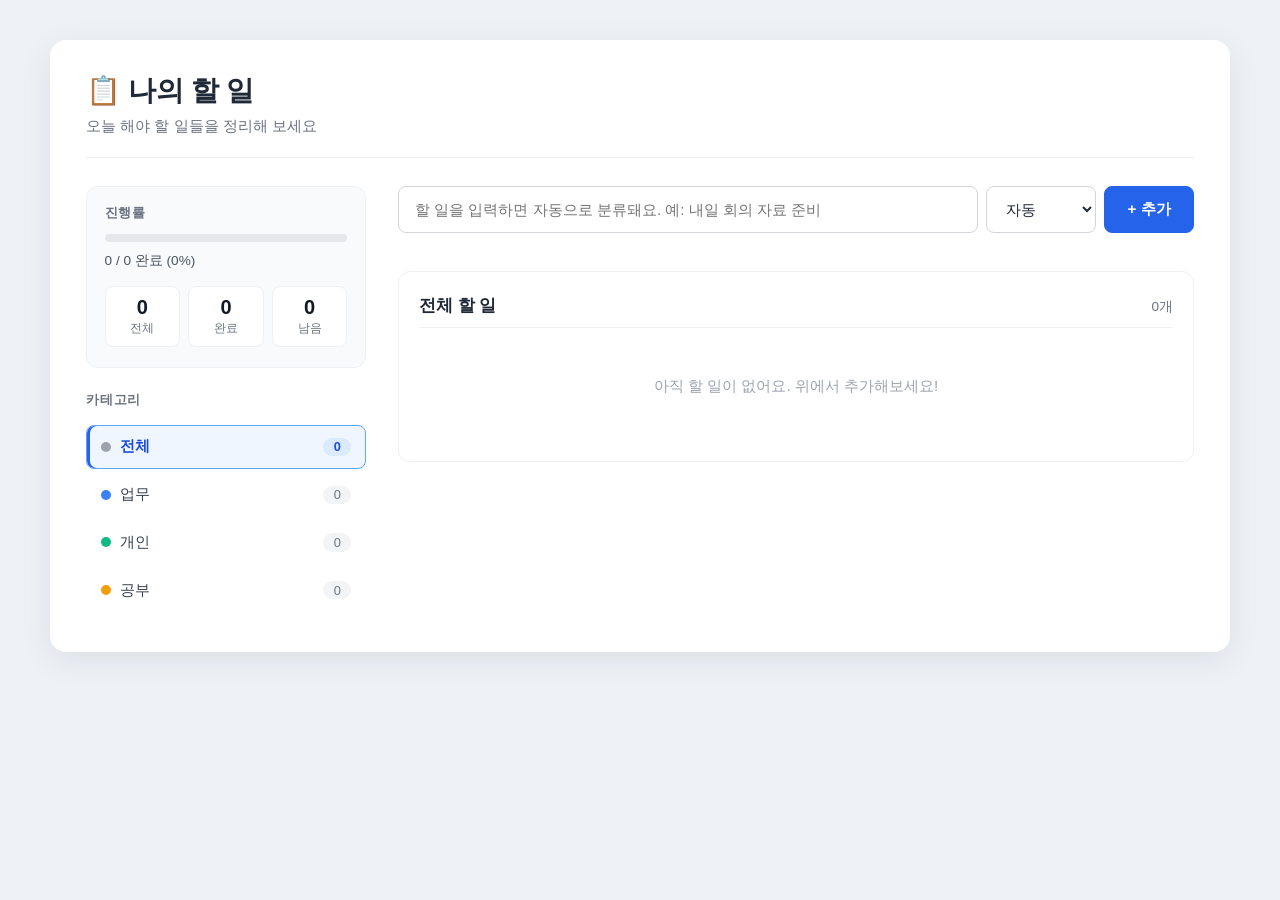
<file: web_version/index.html>
<!DOCTYPE html>
<html lang="ko">
<head>
    <meta charset="UTF-8">
    <meta name="viewport" content="width=device-width, initial-scale=1.0">
    <title>나의 할 일</title>
    <link rel="stylesheet" href="style.css">
</head>
<body>
    <div class="app">
        <header class="app-header">
            <h1>📋 나의 할 일</h1>
            <p class="app-subtitle">오늘 해야 할 일들을 정리해 보세요</p>
        </header>

        <div class="layout">
            <aside class="sidebar">
                <section class="progress-section">
                    <h2 class="section-title">진행률</h2>
                    <div class="progress-bar">
                        <div class="progress-bar-fill" id="progress-bar-fill"></div>
                    </div>
                    <p class="progress-text" id="progress-text">0 / 0 완료 (0%)</p>
                    <div class="stats">
                        <div class="stat">
                            <span class="stat-value" id="stat-total">0</span>
                            <span class="stat-label">전체</span>
                        </div>
                        <div class="stat">
                            <span class="stat-value" id="stat-done">0</span>
                            <span class="stat-label">완료</span>
                        </div>
                        <div class="stat">
                            <span class="stat-value" id="stat-remaining">0</span>
                            <span class="stat-label">남음</span>
                        </div>
                    </div>
                </section>

                <section class="filter-section">
                    <h2 class="section-title">카테고리</h2>
                    <button type="button" class="filter-button" data-filter="all">
                        <span class="filter-dot dot-all"></span>
                        <span class="filter-name">전체</span>
                        <span class="filter-count" id="count-all">0</span>
                    </button>
                    <button type="button" class="filter-button" data-filter="work">
                        <span class="filter-dot dot-work"></span>
                        <span class="filter-name">업무</span>
                        <span class="filter-count" id="count-work">0</span>
                    </button>
                    <button type="button" class="filter-button" data-filter="personal">
                        <span class="filter-dot dot-personal"></span>
                        <span class="filter-name">개인</span>
                        <span class="filter-count" id="count-personal">0</span>
                    </button>
                    <button type="button" class="filter-button" data-filter="study">
                        <span class="filter-dot dot-study"></span>
                        <span class="filter-name">공부</span>
                        <span class="filter-count" id="count-study">0</span>
                    </button>
                </section>
            </aside>

            <main class="main">
                <section class="input-section">
                    <input type="text" id="todo-input" placeholder="할 일을 입력하면 자동으로 분류돼요. 예: 내일 회의 자료 준비" aria-label="할 일 입력">
                    <select id="category-select" aria-label="카테고리 선택">
                        <option value="auto">자동</option>
                        <option value="work">업무</option>
                        <option value="personal">개인</option>
                        <option value="study">공부</option>
                    </select>
                    <button type="button" id="add-button" aria-label="할 일 추가">
                        <span aria-hidden="true">+</span> 추가
                    </button>
                    <p class="auto-hint" id="auto-hint" hidden></p>
                </section>

                <section class="list-section">
                    <div class="list-header">
                        <h2 class="list-title" id="list-title">전체 할 일</h2>
                        <span class="list-meta" id="list-meta">0개</span>
                    </div>
                    <ul id="todo-list"></ul>
                </section>
            </main>
        </div>
    </div>

    <div id="undo-toast" class="undo-toast" hidden role="status" aria-live="polite">
        <span class="undo-toast-text">삭제되었습니다.</span>
        <button type="button" id="undo-button" class="undo-toast-button">실행 취소</button>
    </div>

    <script src="app.js"></script>
</body>
</html>
</file>
<file: web_version/style.css>
/* ---------- 기본 ---------- */

* {
    box-sizing: border-box;
}

body {
    font-family: -apple-system, BlinkMacSystemFont, "Segoe UI", "Malgun Gothic", sans-serif;
    background: #eef1f6;
    color: #1f2937;
    margin: 0;
    padding: 2.5rem 2rem;
    min-height: 100vh;
}

.app {
    max-width: 1180px;
    margin: 0 auto;
    background: #fff;
    padding: 2rem 2.25rem 2.5rem;
    border-radius: 16px;
    box-shadow: 0 8px 32px rgba(15, 23, 42, 0.08);
}

/* ---------- 헤더 ---------- */

.app-header {
    border-bottom: 1px solid #eef0f4;
    padding-bottom: 1.25rem;
    margin-bottom: 1.75rem;
}

.app-header h1 {
    margin: 0;
    font-size: 1.75rem;
    font-weight: 700;
    letter-spacing: -0.01em;
}

.app-subtitle {
    margin: 0.4rem 0 0;
    color: #6b7280;
    font-size: 0.95rem;
}

/* ---------- 2단 레이아웃 ---------- */

.layout {
    display: grid;
    grid-template-columns: 280px 1fr;
    gap: 2rem;
    align-items: start;
}

.sidebar {
    display: flex;
    flex-direction: column;
    gap: 1.5rem;
    position: sticky;
    top: 2rem;
    /* CSS BUG-7: 화면이 짧을 때 sticky sidebar 가 뷰포트 아래로 잘리지 않도록 자체 스크롤 영역을 부여. */
    max-height: calc(100vh - 4rem);
    overflow-y: auto;
}

.section-title {
    font-size: 0.8rem;
    font-weight: 600;
    text-transform: uppercase;
    letter-spacing: 0.06em;
    color: #6b7280;
    margin: 0 0 0.75rem;
}

/* ---------- 진행률 / 통계 ---------- */

.progress-section {
    background: #f8fafc;
    border: 1px solid #eef0f4;
    border-radius: 12px;
    padding: 1.1rem 1.1rem 1.25rem;
}

.progress-bar {
    background: #e5e7eb;
    border-radius: 999px;
    height: 8px;
    overflow: hidden;
}

.progress-bar-fill {
    background: linear-gradient(90deg, #3b82f6, #2563eb);
    height: 100%;
    width: 0%;
    transition: width 0.3s ease;
}

.progress-text {
    margin: 0.6rem 0 0;
    font-size: 0.85rem;
    color: #4b5563;
}

.stats {
    display: grid;
    grid-template-columns: repeat(3, 1fr);
    gap: 0.5rem;
    margin-top: 1rem;
}

.stat {
    display: flex;
    flex-direction: column;
    align-items: center;
    background: #fff;
    border: 1px solid #eef0f4;
    border-radius: 8px;
    padding: 0.6rem 0.25rem;
}

.stat-value {
    font-size: 1.25rem;
    font-weight: 700;
    color: #111827;
    line-height: 1.1;
}

.stat-label {
    font-size: 0.72rem;
    color: #6b7280;
    margin-top: 0.2rem;
}

/* ---------- 필터 (사이드바) ---------- */

.filter-section {
    display: flex;
    flex-direction: column;
    gap: 0.25rem;
}

.filter-button {
    display: flex;
    align-items: center;
    gap: 0.6rem;
    width: 100%;
    text-align: left;
    padding: 0.65rem 0.85rem;
    border: 1px solid transparent;
    background: transparent;
    border-radius: 8px;
    font-size: 0.95rem;
    color: #374151;
    cursor: pointer;
    transition: background 0.15s, color 0.15s, border-color 0.15s;
}

.filter-button:hover {
    background: #f3f4f6;
}

.filter-button.active {
    background: #eff6ff;
    color: #1d4ed8;
    border-color: #60a5fa;
    font-weight: 700;
    box-shadow: inset 3px 0 0 #2563eb;
}

.filter-dot {
    width: 10px;
    height: 10px;
    border-radius: 50%;
    flex-shrink: 0;
}

.dot-all { background: #9ca3af; }
.dot-work { background: #3b82f6; }
.dot-personal { background: #10b981; }
.dot-study { background: #f59e0b; }

.filter-name {
    flex: 1;
}

.filter-count {
    font-size: 0.8rem;
    color: #6b7280;
    background: #f3f4f6;
    padding: 0.1rem 0.55rem;
    border-radius: 999px;
    min-width: 28px;
    text-align: center;
}

.filter-button.active .filter-count {
    background: #dbeafe;
    color: #1d4ed8;
}

/* ---------- 메인 ---------- */

.main {
    min-width: 0;
}

/* ---------- 입력 / 공통 폼 ---------- */

input[type="text"],
select,
button {
    padding: 0.65rem 0.9rem;
    font-size: 0.95rem;
    border: 1px solid #d1d5db;
    border-radius: 8px;
    background: #fff;
    font-family: inherit;
    color: #1f2937;
}

input[type="text"]:focus,
select:focus {
    outline: none;
    border-color: #3b82f6;
    box-shadow: 0 0 0 3px rgba(59, 130, 246, 0.15);
}

button {
    cursor: pointer;
    transition: background 0.15s ease, border-color 0.15s ease, color 0.15s ease, transform 0.05s ease;
}

button:hover {
    background: #f9fafb;
}

button:active {
    transform: translateY(1px);
}

.input-section {
    display: flex;
    gap: 0.5rem;
    flex-wrap: wrap;
    margin-bottom: 1.5rem;
}

.input-section input[type="text"] {
    flex: 1;
    min-width: 260px;
    padding: 0.75rem 1rem;
}

.input-section select {
    min-width: 110px;
}

#add-button {
    background: #2563eb;
    color: #fff;
    border-color: #2563eb;
    padding: 0.75rem 1.4rem;
    font-weight: 600;
}

#add-button:hover {
    background: #1d4ed8;
    border-color: #1d4ed8;
}

.auto-hint {
    flex: 1 1 100%;
    margin: 0.35rem 0 0;
    font-size: 0.92rem;
    color: #374151;
    display: flex;
    align-items: center;
    gap: 0.5rem;
}

.auto-hint-label {
    color: #4b5563;
}

.auto-hint-badge {
    display: inline-block;
    padding: 0.2rem 0.6rem;
    border-radius: 999px;
    font-size: 0.8rem;
    font-weight: 600;
}

.auto-hint-badge.category-work {
    background: #dbeafe;
    color: #1e40af;
}

.auto-hint-badge.category-personal {
    background: #d1fae5;
    color: #065f46;
}

.auto-hint-badge.category-study {
    background: #fef3c7;
    color: #92400e;
}

/* ---------- 리스트 ---------- */

.list-section {
    background: #fff;
    border: 1px solid #eef0f4;
    border-radius: 12px;
    padding: 0.5rem 1.25rem 1rem;
}

.list-header {
    display: flex;
    align-items: baseline;
    justify-content: space-between;
    padding: 0.9rem 0 0.6rem;
    border-bottom: 1px solid #eef0f4;
}

.list-title {
    margin: 0;
    font-size: 1.05rem;
    font-weight: 600;
}

.list-meta {
    font-size: 0.85rem;
    color: #6b7280;
}

#todo-list {
    list-style: none;
    padding: 0;
    margin: 0;
}

.todo-item {
    display: flex;
    align-items: center;
    gap: 0.75rem;
    padding: 0.85rem 0.25rem;
    border-bottom: 1px solid #f3f4f6;
    transition: background 0.15s;
}

.todo-item:last-child {
    border-bottom: none;
}

.todo-item:hover {
    background: #fafbfc;
}

.todo-item input[type="checkbox"] {
    width: 20px;
    height: 20px;
    cursor: pointer;
    accent-color: #2563eb;
    flex-shrink: 0;
}

/* 체크박스 터치 영역 확장 — 최소 44x44px 보장 */
.checkbox-label {
    display: inline-flex;
    align-items: center;
    justify-content: center;
    width: 44px;
    height: 44px;
    margin: -0.5rem 0;
    cursor: pointer;
    flex-shrink: 0;
    border-radius: 8px;
}

.checkbox-label:hover {
    background: #eef2ff;
}

.category-label {
    padding: 0.2rem 0.6rem;
    border-radius: 6px;
    font-size: 0.75rem;
    font-weight: 600;
    white-space: nowrap;
    flex-shrink: 0;
}

.category-work {
    background: #dbeafe;
    color: #1e40af;
}

.category-personal {
    background: #d1fae5;
    color: #065f46;
}

.category-study {
    background: #fef3c7;
    color: #92400e;
}

.todo-text {
    flex: 1;
    word-break: break-word;
    min-width: 0;
    font-size: 0.98rem;
}

.todo-text.completed {
    text-decoration: line-through;
    color: #9ca3af;
}

.edit-button,
.delete-button {
    padding: 0.4rem 0.8rem;
    font-size: 0.85rem;
}

.edit-button:hover {
    background: #eff6ff;
    border-color: #3b82f6;
    color: #1d4ed8;
}

.delete-button:hover {
    background: #fef2f2;
    border-color: #ef4444;
    color: #dc2626;
}

/* ---------- 인라인 편집 ---------- */

.todo-item.editing {
    gap: 0.5rem;
    flex-wrap: wrap;
    background: #fffbeb;
    border-left: 3px solid #f59e0b;
    padding-left: 0.5rem;
    border-radius: 6px;
}

.edit-input {
    flex: 1;
    min-width: 0;
}

/* 빈 입력 시 흔들림 애니메이션 */
@keyframes input-shake {
    0%, 100% { transform: translateX(0); }
    20% { transform: translateX(-6px); }
    40% { transform: translateX(6px); }
    60% { transform: translateX(-4px); }
    80% { transform: translateX(4px); }
}

.input-error {
    animation: input-shake 0.35s ease;
    border-color: #ef4444 !important;
    box-shadow: 0 0 0 3px rgba(239, 68, 68, 0.18) !important;
}

/* ---------- 실행 취소 토스트 ---------- */

.undo-toast {
    position: fixed;
    left: 50%;
    bottom: 24px;
    transform: translateX(-50%);
    background: #1f2937;
    color: #fff;
    padding: 0.75rem 1rem 0.75rem 1.25rem;
    border-radius: 10px;
    display: flex;
    align-items: center;
    gap: 0.75rem;
    box-shadow: 0 10px 30px rgba(15, 23, 42, 0.25);
    z-index: 1000;
    font-size: 0.95rem;
    max-width: calc(100% - 32px);
    animation: toast-in 0.2s ease;
}

@keyframes toast-in {
    from {
        opacity: 0;
        transform: translate(-50%, 12px);
    }
    to {
        opacity: 1;
        transform: translate(-50%, 0);
    }
}

.undo-toast[hidden] {
    display: none;
}

.undo-toast-button {
    background: transparent;
    color: #93c5fd;
    border: none;
    font-weight: 600;
    padding: 0.4rem 0.6rem;
    cursor: pointer;
    font-size: 0.95rem;
    border-radius: 6px;
    min-height: 44px;
    min-width: 64px;
}

.undo-toast-button:hover {
    background: rgba(147, 197, 253, 0.15);
}

/* ---------- 빈 상태 ---------- */

.empty-state {
    text-align: center;
    color: #9ca3af;
    padding: 3rem 1rem;
    font-size: 0.95rem;
    border-bottom: none !important;
}

.empty-state:hover {
    background: transparent !important;
}

/* ---------- 반응형 ---------- */

/* 태블릿 (≤ 900px) — 사이드바를 위로 */
@media (max-width: 900px) {
    body {
        padding: 1.5rem 1rem;
    }

    .app {
        padding: 1.5rem;
    }

    .layout {
        grid-template-columns: 1fr;
        gap: 1.5rem;
    }

    .sidebar {
        position: static;
        flex-direction: row;
        flex-wrap: wrap;
        gap: 1rem;
    }

    .progress-section {
        flex: 1 1 280px;
    }

    .filter-section {
        flex: 1 1 280px;
        flex-direction: row;
        flex-wrap: wrap;
    }

    .filter-button {
        flex: 1 1 calc(50% - 0.25rem);
    }
}

/* 모바일 (≤ 480px) */
@media (max-width: 480px) {
    body {
        padding: 1rem 0.5rem;
    }

    .app {
        padding: 1rem;
        border-radius: 12px;
    }

    .app-header h1 {
        font-size: 1.35rem;
    }

    .input-section input[type="text"] {
        flex: 1 1 100%;
        min-width: 0;
    }

    .input-section select,
    .input-section #add-button {
        flex: 1;
    }

    .filter-button {
        flex: 1 1 100%;
    }

    .todo-item {
        flex-wrap: wrap;
    }

    .todo-text {
        flex: 1 1 100%;
        order: 10;
    }
}
</file>
